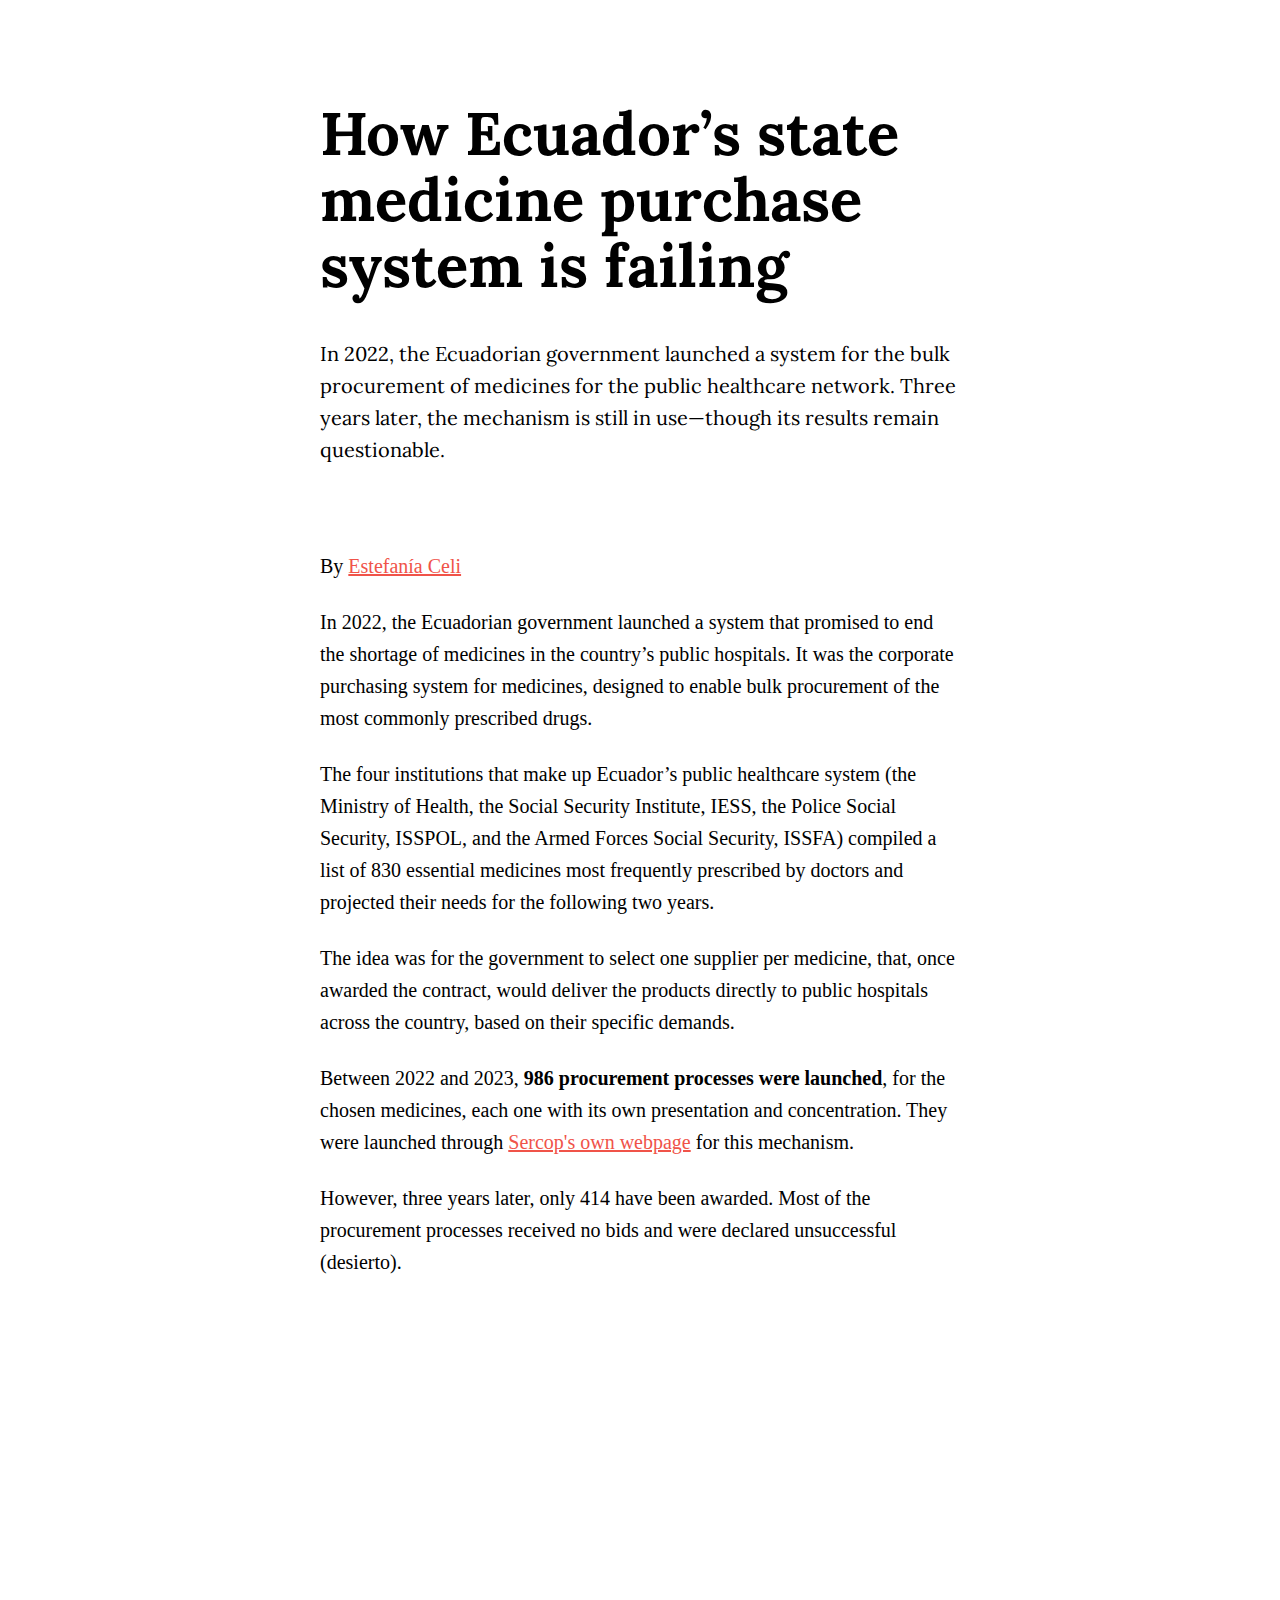
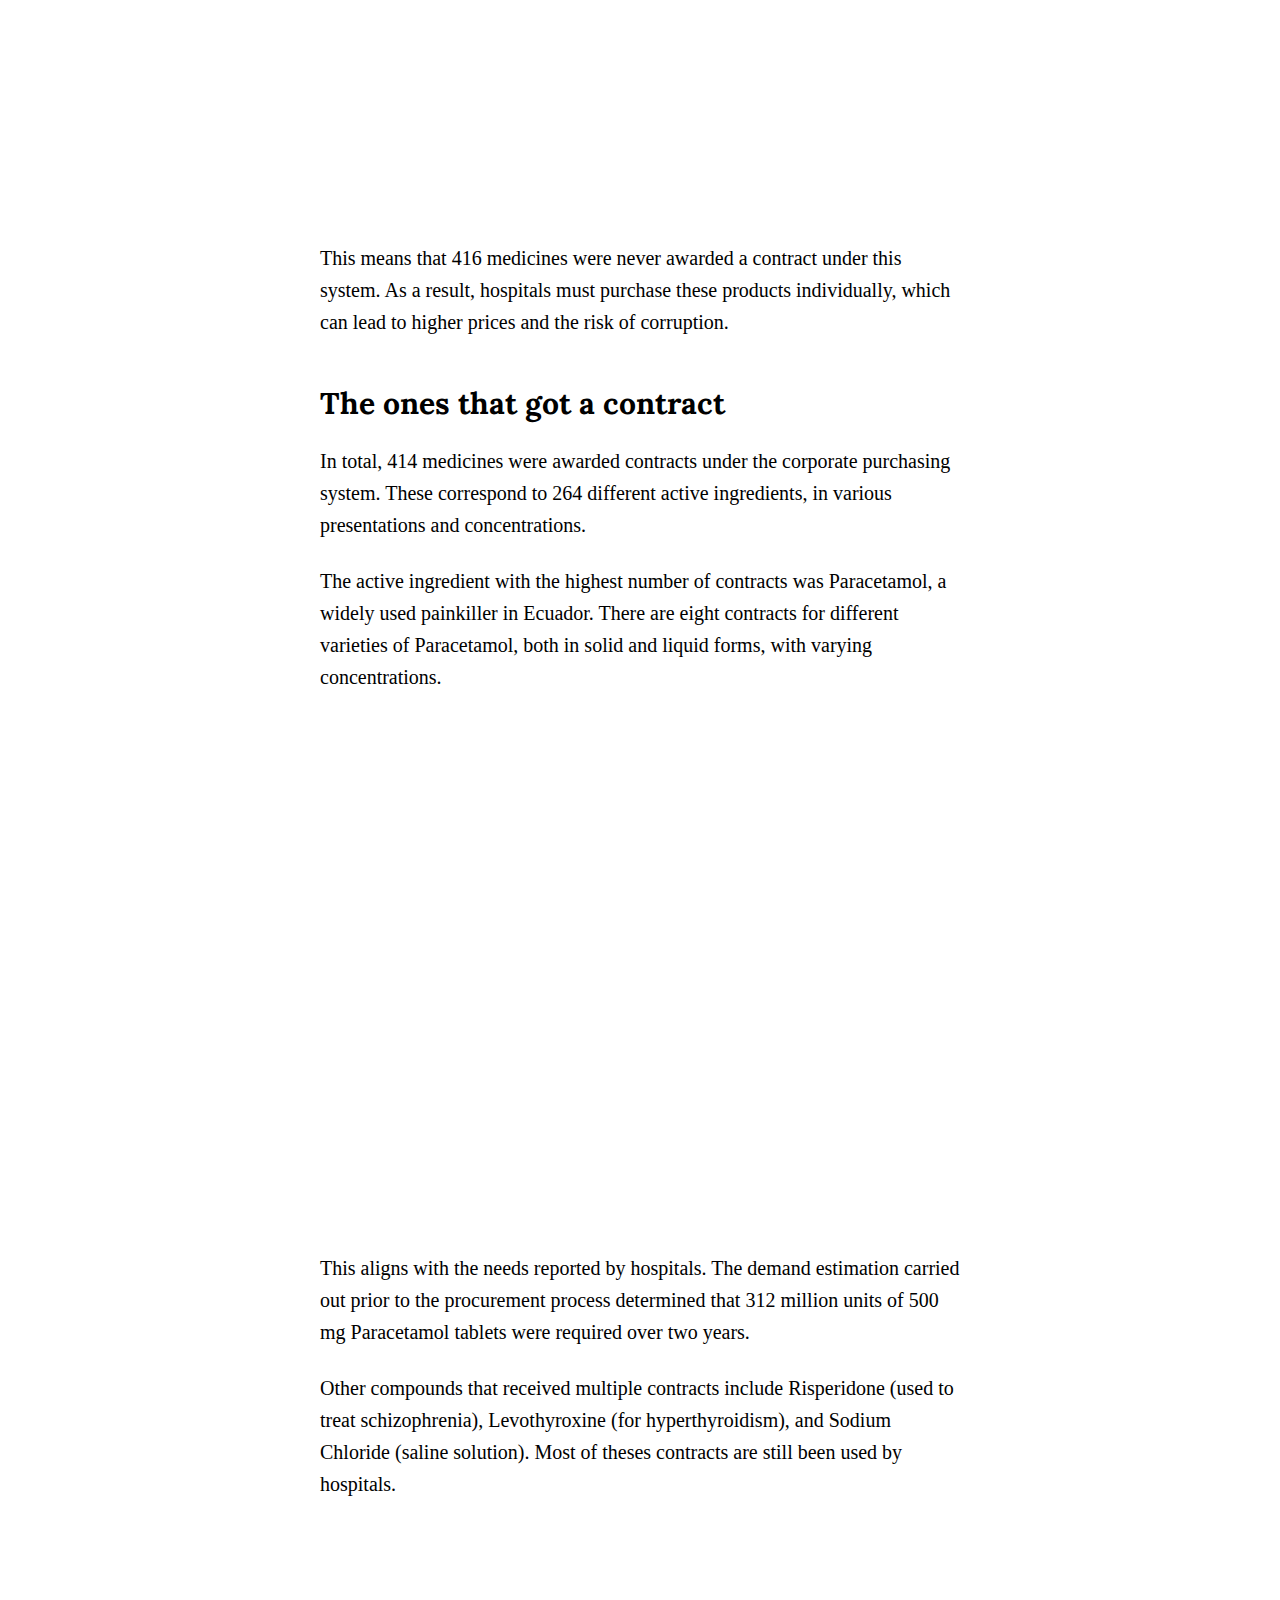
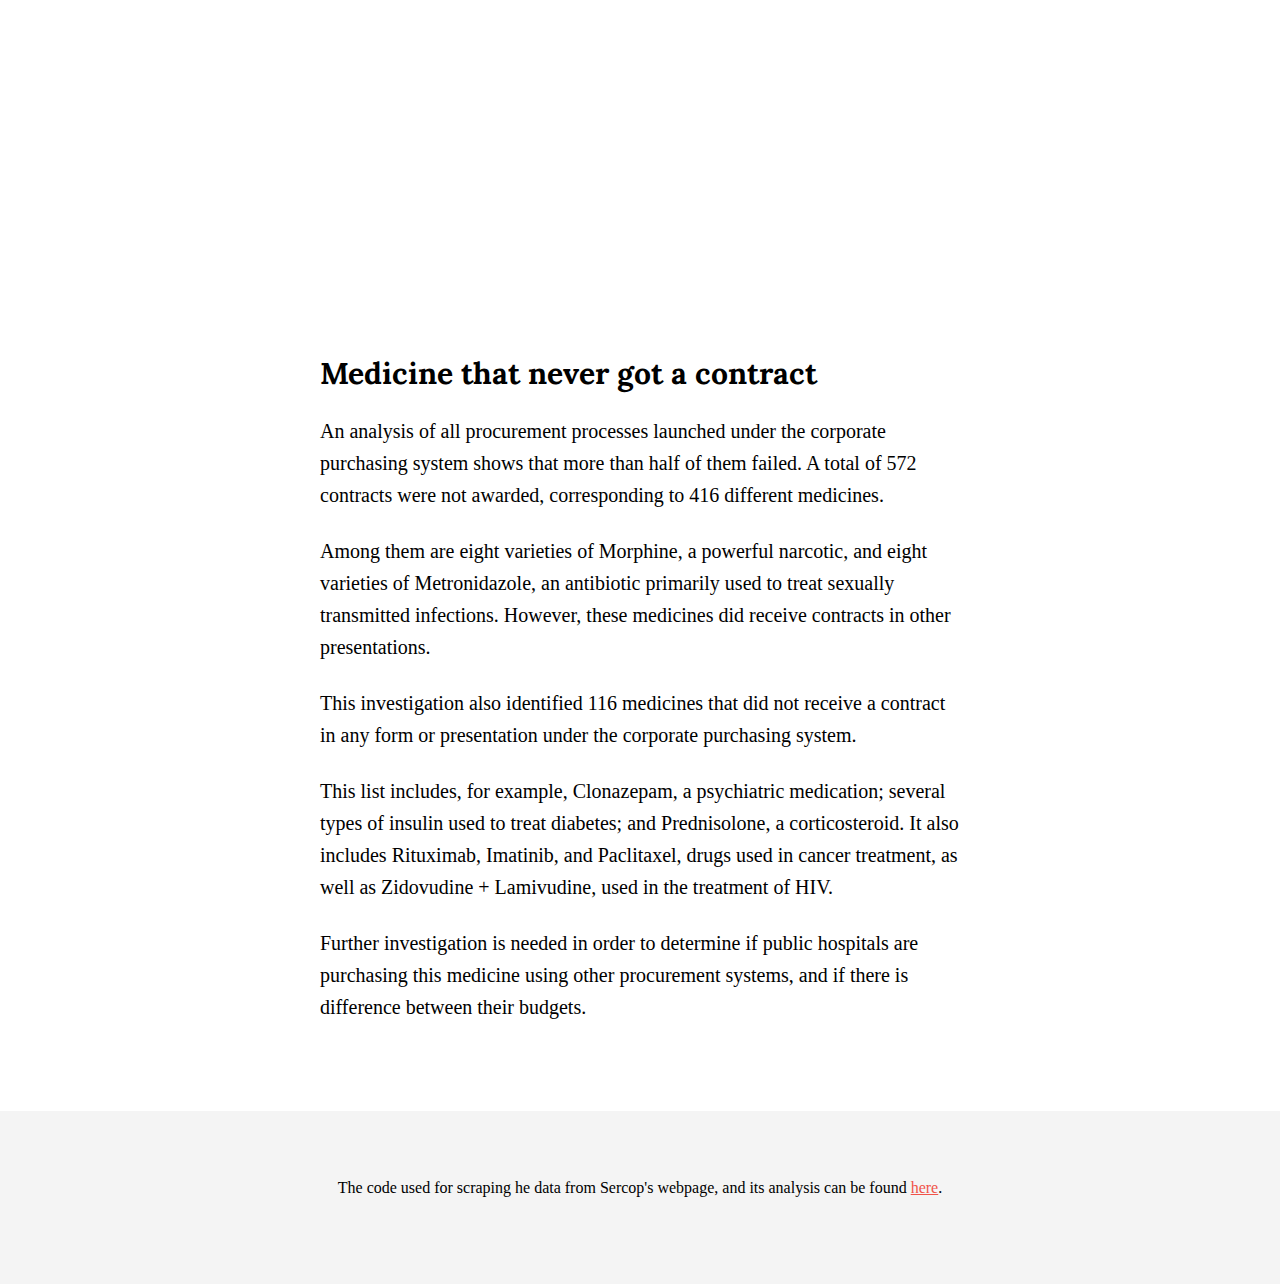
<file: medicinas-ecuador/index.html>
<!DOCTYPE html>
<html>

<head>
    <meta charset="utf-8">
    <meta name="viewport" content="width=device-width, initial-scale=1">
    <title>Medicine for the public health system in Ecuador</title>

    <!-- Google fonts -->
    <link rel="preconnect" href="https://fonts.gstatic.com" crossorigin>
    <link rel="preconnect" href="https://fonts.googleapis.com">
    <link rel="preconnect" href="https://fonts.gstatic.com" crossorigin>
    <link href="https://fonts.googleapis.com/css2?family=Lora:ital,wght@0,400;0,700;1,400;1,700&display=swap"
        rel="stylesheet">
    <style>
        body {
            margin: 0;
            font-size: 20px;
            font-family: Georgia, 'Times New Roman', Times, serif;
            text-rendering: optimizeLegibility;
        }

        .content {
            max-width: 640px;
            margin: auto;
        }

        .header {
            padding: 3em 0;
        }

        a {
            color: #f05349;
        }

        .footer {
            background: #f4f4f4;
            text-align: center;
            font-size: 0.8em;
            margin-top: 4em;
            padding: 4em 0;
        }

        figure {
            margin: 0;
            padding-bottom: 1.2em;
        }

        figcaption {
            font-size: 0.8em;
            text-align: center;
            margin-top: 0.5em;
            color: #666;
        }

        h1 {
            font-family: 'Lora', Georgia, serif;
            font-weight: bold;
            font-size: 3em;
            line-height: 1.1;
        }

        h2 {
            font-family: 'Lora', Georgia, serif;
            font-weight: bold;
            font-size: 1.5em;
            line-height: 1.1;
        }

        .subhead {
            font-family: 'Lora', Georgia, serif;
        }

        iframe,
        img,
        video {
            max-width: 100%;
        }

        p {
            line-height: 1.6;
            margin: 0;
            padding-bottom: 1.2em;
        }

        ul {
            margin: 0;
            padding-bottom: 1em;
            line-height: 1.6;
        }

        iframe {
            padding-bottom: 1.2em;
        }

        code {
            font-family: 'Courier New', monospace;
            background: #fffbaf;
            font-size: 0.85em;
        }

        .full-width figure {
            text-align: center;
        }

        /* margin on mobile */
        @media (max-width: 640px) {
            body {
                font-size: 16px;
            }

            .content {
                padding-left: 0.5em;
                padding-right: 0.5em;
            }
        }
    </style>
</head>

<body>
    <div class="content">
        <div class="header">
            <h1>How Ecuador’s state medicine purchase system is failing</h1>
            <p class="subhead">In 2022, the Ecuadorian government launched a system for the bulk procurement of medicines 
                for the public healthcare network. Three years later, the mechanism is still in use—though its results remain 
                questionable.</p>
        </div>

        <div class="byline">
            <p>By <a href="https://twitter.com/EstefaniaCeliR", target="_blank">Estefanía Celi</a></p>
        </div>
        
        <p>In 2022, the Ecuadorian government launched a system that promised to end the shortage of medicines in the 
            country’s public hospitals. It was the corporate purchasing system for medicines, designed to enable bulk 
            procurement of the most commonly prescribed drugs.</p>
        <p>The four institutions that make up Ecuador’s public healthcare system (the Ministry of Health, the Social 
            Security Institute, IESS, the Police Social Security, ISSPOL, and the Armed Forces Social Security, ISSFA) compiled 
            a list of 830 essential medicines most frequently prescribed by doctors and projected their needs for the following 
            two years.</p>
        <p>The idea was for the government to select one supplier per medicine, that, once awarded the contract, would deliver 
            the products directly to public hospitals across the country, based on their specific demands.</p>
        <p>Between 2022 and 2023, <b>986 procurement processes were launched</b>, for the chosen medicines, each one with 
            its own presentation and concentration. They were launched through <a href="https://modulocomprascorporativas.compraspublicas.gob.ec/ProcesoContratacion/compras/PC/buscarProceso.cpe?sg=1#", 
            target="_blank">Sercop's own webpage</a> for this mechanism.</p>
        <p>However, three years later, only 414 have been awarded. Most of the procurement processes received no bids 
            and were declared unsuccessful (desierto).</p>

        <iframe title="The state of each of the procurement processes launched  for medicine" aria-label="Table" 
        id="datawrapper-chart-WdE1E" src="https://datawrapper.dwcdn.net/WdE1E/1/" scrolling="no" frameborder="0" 
        style="width: 0; min-width: 100% !important; border: none;" height="511" data-external="1"></iframe>
        <script type="text/javascript">!function(){"use strict";window.addEventListener("message",(function(a){if(void 0!==a.data["datawrapper-height"]){var e=document.querySelectorAll("iframe");for(var t in a.data["datawrapper-height"])for(var r,i=0;r=e[i];i++)if(r.contentWindow===a.source){var d=a.data["datawrapper-height"][t]+"px";r.style.height=d}}}))}();
        </script>

        <p>This means that 416 medicines were never awarded a contract under this system. As a result, hospitals must 
            purchase these products individually, which can lead to higher prices and the risk of corruption.</p>

        <div class="subtitle">
            <h2>The ones that got a contract</h2>
        </div>
        
        <p>In total, 414 medicines were awarded contracts under the corporate purchasing system. These correspond to 
            264 different active ingredients, in various presentations and concentrations.</p>

        <p>The active ingredient with the highest number of contracts was Paracetamol, a widely used painkiller in Ecuador. 
            There are eight contracts for different varieties of Paracetamol, both in solid and liquid forms, with varying 
            concentrations.</p>

        <iframe title="The contracts for Paracetamol awarded in the corporate purchase" aria-label="Table" 
        id="datawrapper-chart-HLU5S" src="https://datawrapper.dwcdn.net/HLU5S/1/" scrolling="no" frameborder="0" 
        style="width: 0; min-width: 100% !important; border: none;" height="506" data-external="1"></iframe>
        <script type="text/javascript">!function(){"use strict";window.addEventListener("message",(function(a){if(void 0!==a.data["datawrapper-height"]){var e=document.querySelectorAll("iframe");for(var t in a.data["datawrapper-height"])for(var r,i=0;r=e[i];i++)if(r.contentWindow===a.source){var d=a.data["datawrapper-height"][t]+"px";r.style.height=d}}}))}();
        </script>

        <p>This aligns with the needs reported by hospitals. The demand estimation carried out prior to the procurement process 
            determined that 312 million units of 500 mg Paracetamol tablets were required over two years.</p>

        <p>Other compounds that received multiple contracts include Risperidone (used to treat schizophrenia), 
            Levothyroxine (for hyperthyroidism), and Sodium Chloride (saline solution). Most of theses contracts are still been
            used by hospitals.</p>

        <iframe title="The medicines with most contracts in the corporate purchase" aria-label="Bar Chart" 
        id="datawrapper-chart-Xs6u7" src="https://datawrapper.dwcdn.net/Xs6u7/1/" scrolling="no" frameborder="0" 
        style="width: 0; min-width: 100% !important; border: none;" height="379" data-external="1"></iframe>
        <script type="text/javascript">!function(){"use strict";window.addEventListener("message",(function(a){if(void 0!==a.data["datawrapper-height"]){var e=document.querySelectorAll("iframe");for(var t in a.data["datawrapper-height"])for(var r,i=0;r=e[i];i++)if(r.contentWindow===a.source){var d=a.data["datawrapper-height"][t]+"px";r.style.height=d}}}))}();
        </script>

        <div class="subtitle">
            <h2>Medicine that never got a contract</h2>
        </div>
        
        <p>An analysis of all procurement processes launched under the corporate purchasing system shows that more than half 
            of them failed. A total of 572 contracts were not awarded, corresponding to 416 different medicines.</p>
        <p>Among them are eight varieties of Morphine, a powerful narcotic, and eight varieties of Metronidazole, an antibiotic 
            primarily used to treat sexually transmitted infections. However, these medicines did receive contracts in other 
            presentations.</p>
        <p>This investigation also identified 116 medicines that did not receive a contract in any form or presentation under 
            the corporate purchasing system.</p>
        <p>This list includes, for example, Clonazepam, a psychiatric medication; several types of insulin used to treat diabetes; 
            and Prednisolone, a corticosteroid. It also includes Rituximab, Imatinib, and Paclitaxel, drugs used in cancer treatment,
            as well as Zidovudine + Lamivudine, used in the treatment of HIV.</p>
        <p>Further investigation is needed in order to determine if public hospitals are purchasing this medicine using other
            procurement systems, and if there is difference between their budgets.</p>

</div>
    <div class="footer">
        <div class="content">
            <p>The code used for scraping he data from Sercop's webpage, and its analysis can be found
                <a href="https://github.com/tefaceli/medicinas-ecuador">here</a>.</p>
        </div>
    </div>
</body>

</html>
</file>
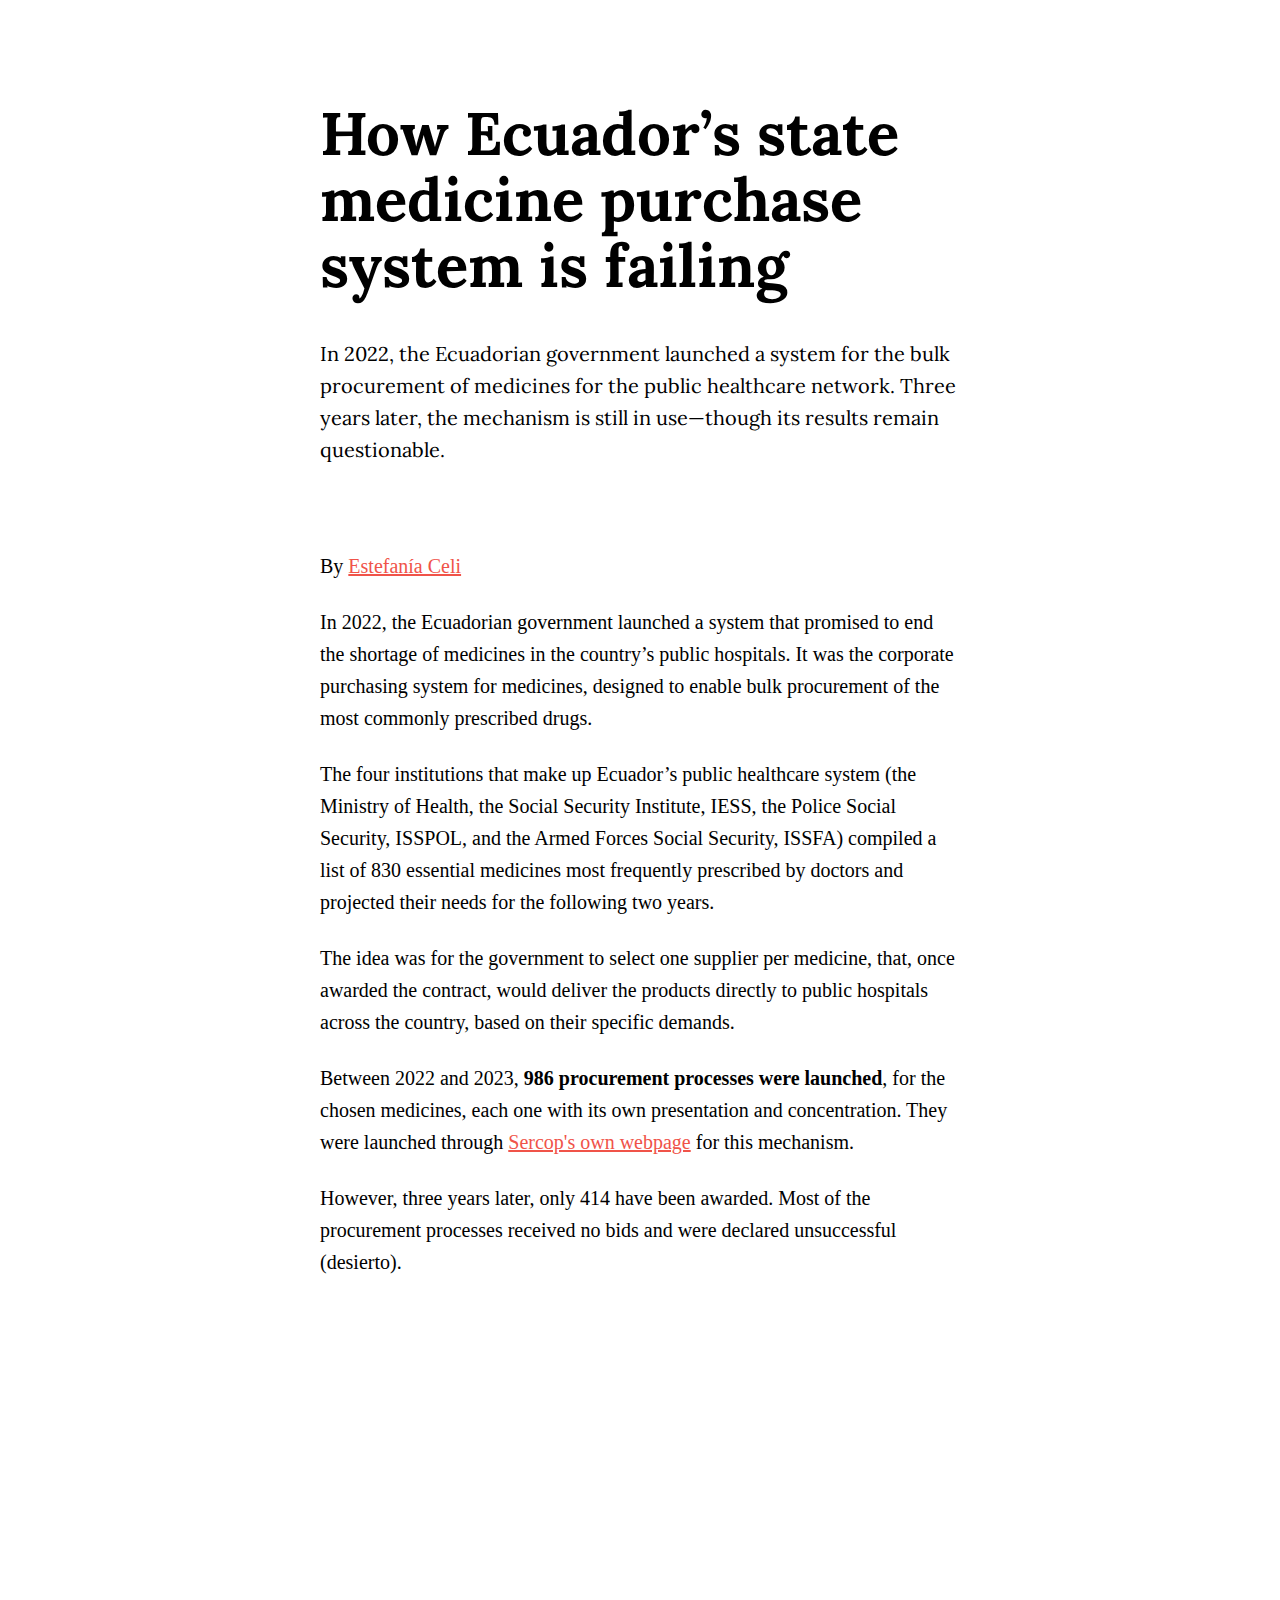
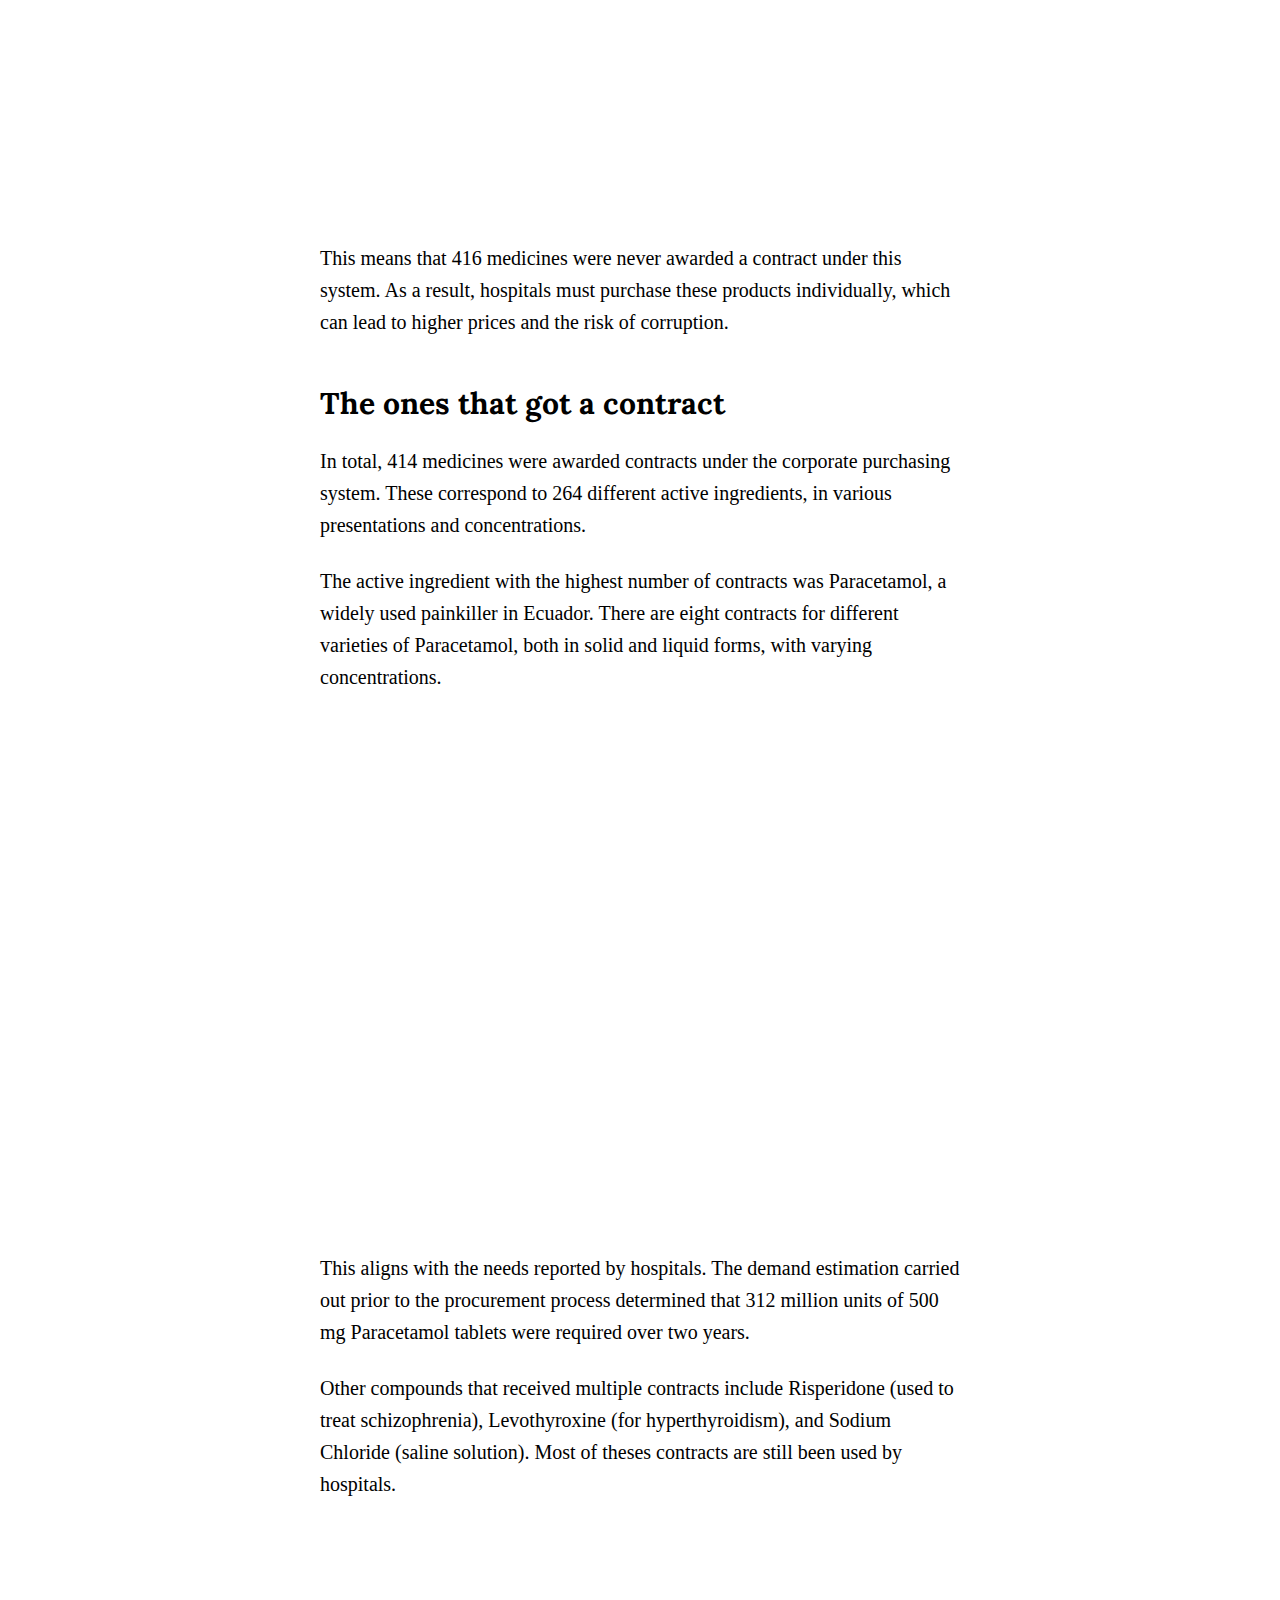
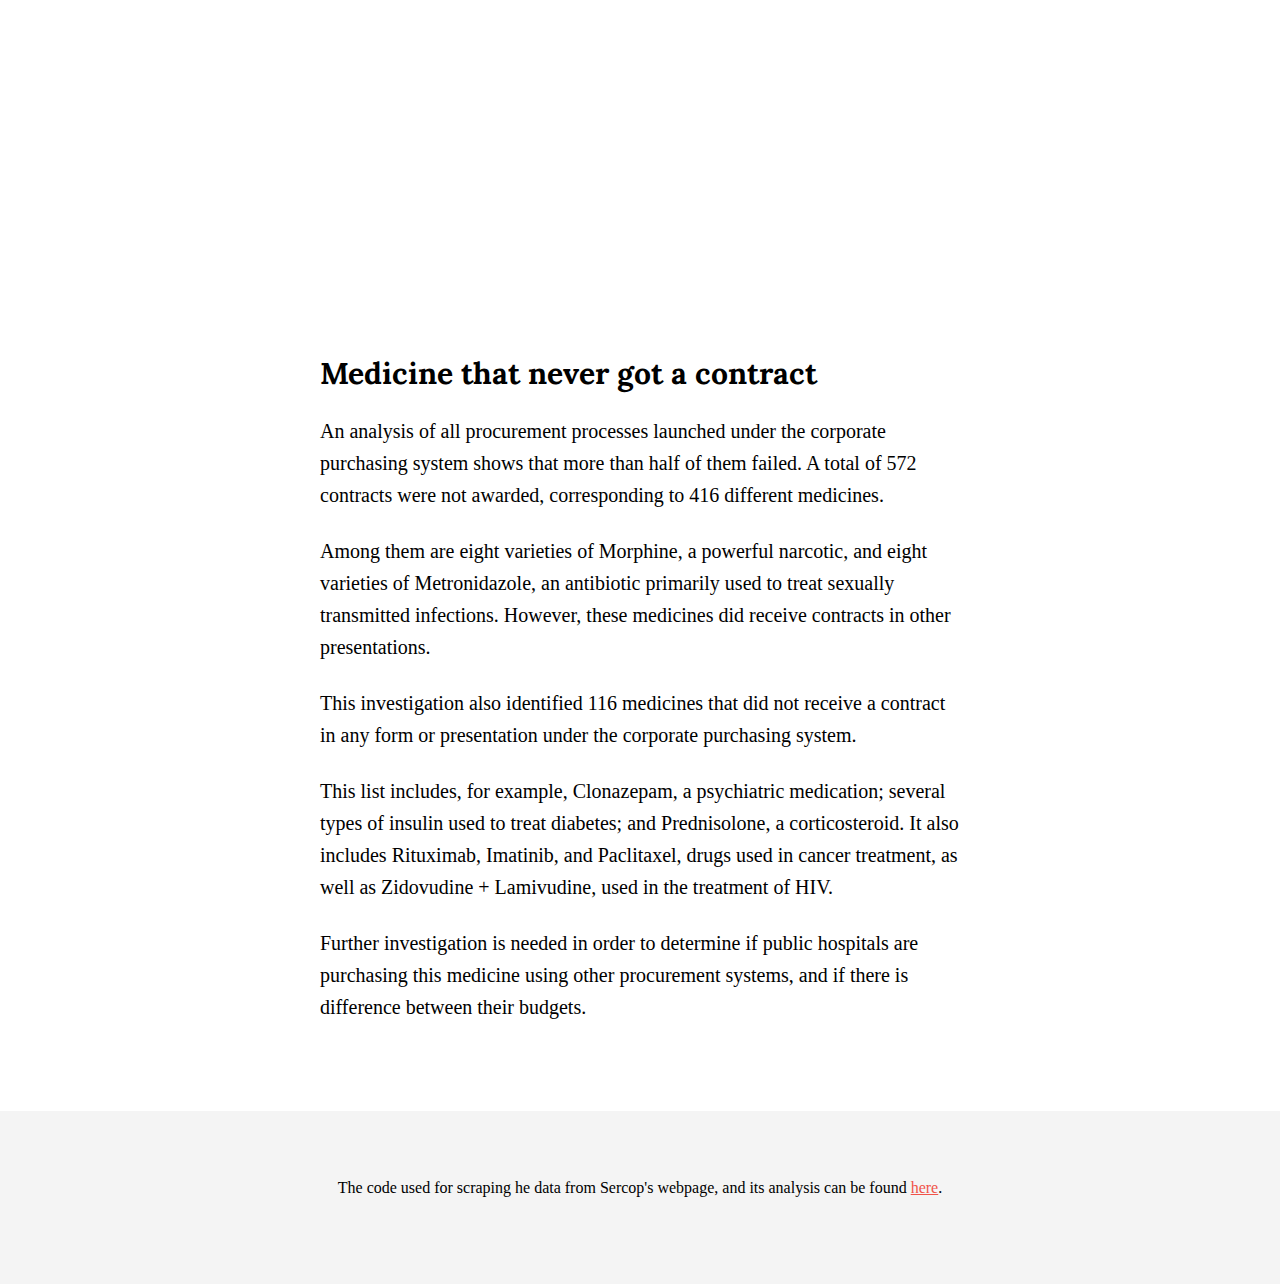
<file: medicine-purchase-ecuador/index.html>
<!DOCTYPE html>
<html>

<head>
    <meta charset="utf-8">
    <meta name="viewport" content="width=device-width, initial-scale=1">
    <title>Medicine for the public health system in Ecuador</title>

    <!-- Google fonts -->
    <link rel="preconnect" href="https://fonts.gstatic.com" crossorigin>
    <link rel="preconnect" href="https://fonts.googleapis.com">
    <link rel="preconnect" href="https://fonts.gstatic.com" crossorigin>
    <link href="https://fonts.googleapis.com/css2?family=Lora:ital,wght@0,400;0,700;1,400;1,700&display=swap"
        rel="stylesheet">
    <style>
        body {
            margin: 0;
            font-size: 20px;
            font-family: Georgia, 'Times New Roman', Times, serif;
            text-rendering: optimizeLegibility;
        }

        .content {
            max-width: 640px;
            margin: auto;
        }

        .header {
            padding: 3em 0;
        }

        a {
            color: #f05349;
        }

        .footer {
            background: #f4f4f4;
            text-align: center;
            font-size: 0.8em;
            margin-top: 4em;
            padding: 4em 0;
        }

        figure {
            margin: 0;
            padding-bottom: 1.2em;
        }

        figcaption {
            font-size: 0.8em;
            text-align: center;
            margin-top: 0.5em;
            color: #666;
        }

        h1 {
            font-family: 'Lora', Georgia, serif;
            font-weight: bold;
            font-size: 3em;
            line-height: 1.1;
        }

        h2 {
            font-family: 'Lora', Georgia, serif;
            font-weight: bold;
            font-size: 1.5em;
            line-height: 1.1;
        }

        .subhead {
            font-family: 'Lora', Georgia, serif;
        }

        iframe,
        img,
        video {
            max-width: 100%;
        }

        p {
            line-height: 1.6;
            margin: 0;
            padding-bottom: 1.2em;
        }

        ul {
            margin: 0;
            padding-bottom: 1em;
            line-height: 1.6;
        }

        iframe {
            padding-bottom: 1.2em;
        }

        code {
            font-family: 'Courier New', monospace;
            background: #fffbaf;
            font-size: 0.85em;
        }

        .full-width figure {
            text-align: center;
        }

        /* margin on mobile */
        @media (max-width: 640px) {
            body {
                font-size: 18px;
            }

            .content {
                padding-left: 0.5em;
                padding-right: 0.5em;
            }
        }
    </style>
</head>

<body>
    <div class="content">
        <div class="header">
            <h1>How Ecuador’s state medicine purchase system is failing</h1>
            <p class="subhead">In 2022, the Ecuadorian government launched a system for the bulk procurement of medicines 
                for the public healthcare network. Three years later, the mechanism is still in use—though its results remain 
                questionable.</p>
        </div>

        <div class="byline">
            <p>By <a href="https://twitter.com/EstefaniaCeliR", target="_blank">Estefanía Celi</a></p>
        </div>
        
        <p>In 2022, the Ecuadorian government launched a system that promised to end the shortage of medicines in the 
            country’s public hospitals. It was the corporate purchasing system for medicines, designed to enable bulk 
            procurement of the most commonly prescribed drugs.</p>
        <p>The four institutions that make up Ecuador’s public healthcare system (the Ministry of Health, the Social 
            Security Institute, IESS, the Police Social Security, ISSPOL, and the Armed Forces Social Security, ISSFA) compiled 
            a list of 830 essential medicines most frequently prescribed by doctors and projected their needs for the following 
            two years.</p>
        <p>The idea was for the government to select one supplier per medicine, that, once awarded the contract, would deliver 
            the products directly to public hospitals across the country, based on their specific demands.</p>
        <p>Between 2022 and 2023, <b>986 procurement processes were launched</b>, for the chosen medicines, each one with 
            its own presentation and concentration. They were launched through <a href="https://modulocomprascorporativas.compraspublicas.gob.ec/ProcesoContratacion/compras/PC/buscarProceso.cpe?sg=1#", 
            target="_blank">Sercop's own webpage</a> for this mechanism.</p>
        <p>However, three years later, only 414 have been awarded. Most of the procurement processes received no bids 
            and were declared unsuccessful (desierto).</p>

        <iframe title="The state of each of the procurement processes launched  for medicine" aria-label="Table" 
        id="datawrapper-chart-WdE1E" src="https://datawrapper.dwcdn.net/WdE1E/1/" scrolling="no" frameborder="0" 
        style="width: 0; min-width: 100% !important; border: none;" height="511" data-external="1"></iframe>
        <script type="text/javascript">!function(){"use strict";window.addEventListener("message",(function(a){if(void 0!==a.data["datawrapper-height"]){var e=document.querySelectorAll("iframe");for(var t in a.data["datawrapper-height"])for(var r,i=0;r=e[i];i++)if(r.contentWindow===a.source){var d=a.data["datawrapper-height"][t]+"px";r.style.height=d}}}))}();
        </script>

        <p>This means that 416 medicines were never awarded a contract under this system. As a result, hospitals must 
            purchase these products individually, which can lead to higher prices and the risk of corruption.</p>

        <div class="subtitle">
            <h2>The ones that got a contract</h2>
        </div>
        
        <p>In total, 414 medicines were awarded contracts under the corporate purchasing system. These correspond to 
            264 different active ingredients, in various presentations and concentrations.</p>

        <p>The active ingredient with the highest number of contracts was Paracetamol, a widely used painkiller in Ecuador. 
            There are eight contracts for different varieties of Paracetamol, both in solid and liquid forms, with varying 
            concentrations.</p>

        <iframe title="The contracts for Paracetamol awarded in the corporate purchase" aria-label="Table" 
        id="datawrapper-chart-HLU5S" src="https://datawrapper.dwcdn.net/HLU5S/1/" scrolling="no" frameborder="0" 
        style="width: 0; min-width: 100% !important; border: none;" height="506" data-external="1"></iframe>
        <script type="text/javascript">!function(){"use strict";window.addEventListener("message",(function(a){if(void 0!==a.data["datawrapper-height"]){var e=document.querySelectorAll("iframe");for(var t in a.data["datawrapper-height"])for(var r,i=0;r=e[i];i++)if(r.contentWindow===a.source){var d=a.data["datawrapper-height"][t]+"px";r.style.height=d}}}))}();
        </script>

        <p>This aligns with the needs reported by hospitals. The demand estimation carried out prior to the procurement process 
            determined that 312 million units of 500 mg Paracetamol tablets were required over two years.</p>

        <p>Other compounds that received multiple contracts include Risperidone (used to treat schizophrenia), 
            Levothyroxine (for hyperthyroidism), and Sodium Chloride (saline solution). Most of theses contracts are still been
            used by hospitals.</p>

        <iframe title="The medicines with most contracts in the corporate purchase" aria-label="Bar Chart" 
        id="datawrapper-chart-Xs6u7" src="https://datawrapper.dwcdn.net/Xs6u7/1/" scrolling="no" frameborder="0" 
        style="width: 0; min-width: 100% !important; border: none;" height="379" data-external="1"></iframe>
        <script type="text/javascript">!function(){"use strict";window.addEventListener("message",(function(a){if(void 0!==a.data["datawrapper-height"]){var e=document.querySelectorAll("iframe");for(var t in a.data["datawrapper-height"])for(var r,i=0;r=e[i];i++)if(r.contentWindow===a.source){var d=a.data["datawrapper-height"][t]+"px";r.style.height=d}}}))}();
        </script>

        <div class="subtitle">
            <h2>Medicine that never got a contract</h2>
        </div>
        
        <p>An analysis of all procurement processes launched under the corporate purchasing system shows that more than half 
            of them failed. A total of 572 contracts were not awarded, corresponding to 416 different medicines.</p>
        <p>Among them are eight varieties of Morphine, a powerful narcotic, and eight varieties of Metronidazole, an antibiotic 
            primarily used to treat sexually transmitted infections. However, these medicines did receive contracts in other 
            presentations.</p>
        <p>This investigation also identified 116 medicines that did not receive a contract in any form or presentation under 
            the corporate purchasing system.</p>
        <p>This list includes, for example, Clonazepam, a psychiatric medication; several types of insulin used to treat diabetes; 
            and Prednisolone, a corticosteroid. It also includes Rituximab, Imatinib, and Paclitaxel, drugs used in cancer treatment,
            as well as Zidovudine + Lamivudine, used in the treatment of HIV.</p>
        <p>Further investigation is needed in order to determine if public hospitals are purchasing this medicine using other
            procurement systems, and if there is difference between their budgets.</p>

</div>
    <div class="footer">
        <div class="content">
            <p>The code used for scraping he data from Sercop's webpage, and its analysis can be found
                <a href="https://github.com/jsoma/page-templates/">here</a>.</p>
        </div>
    </div>
</body>

</html>
</file>
